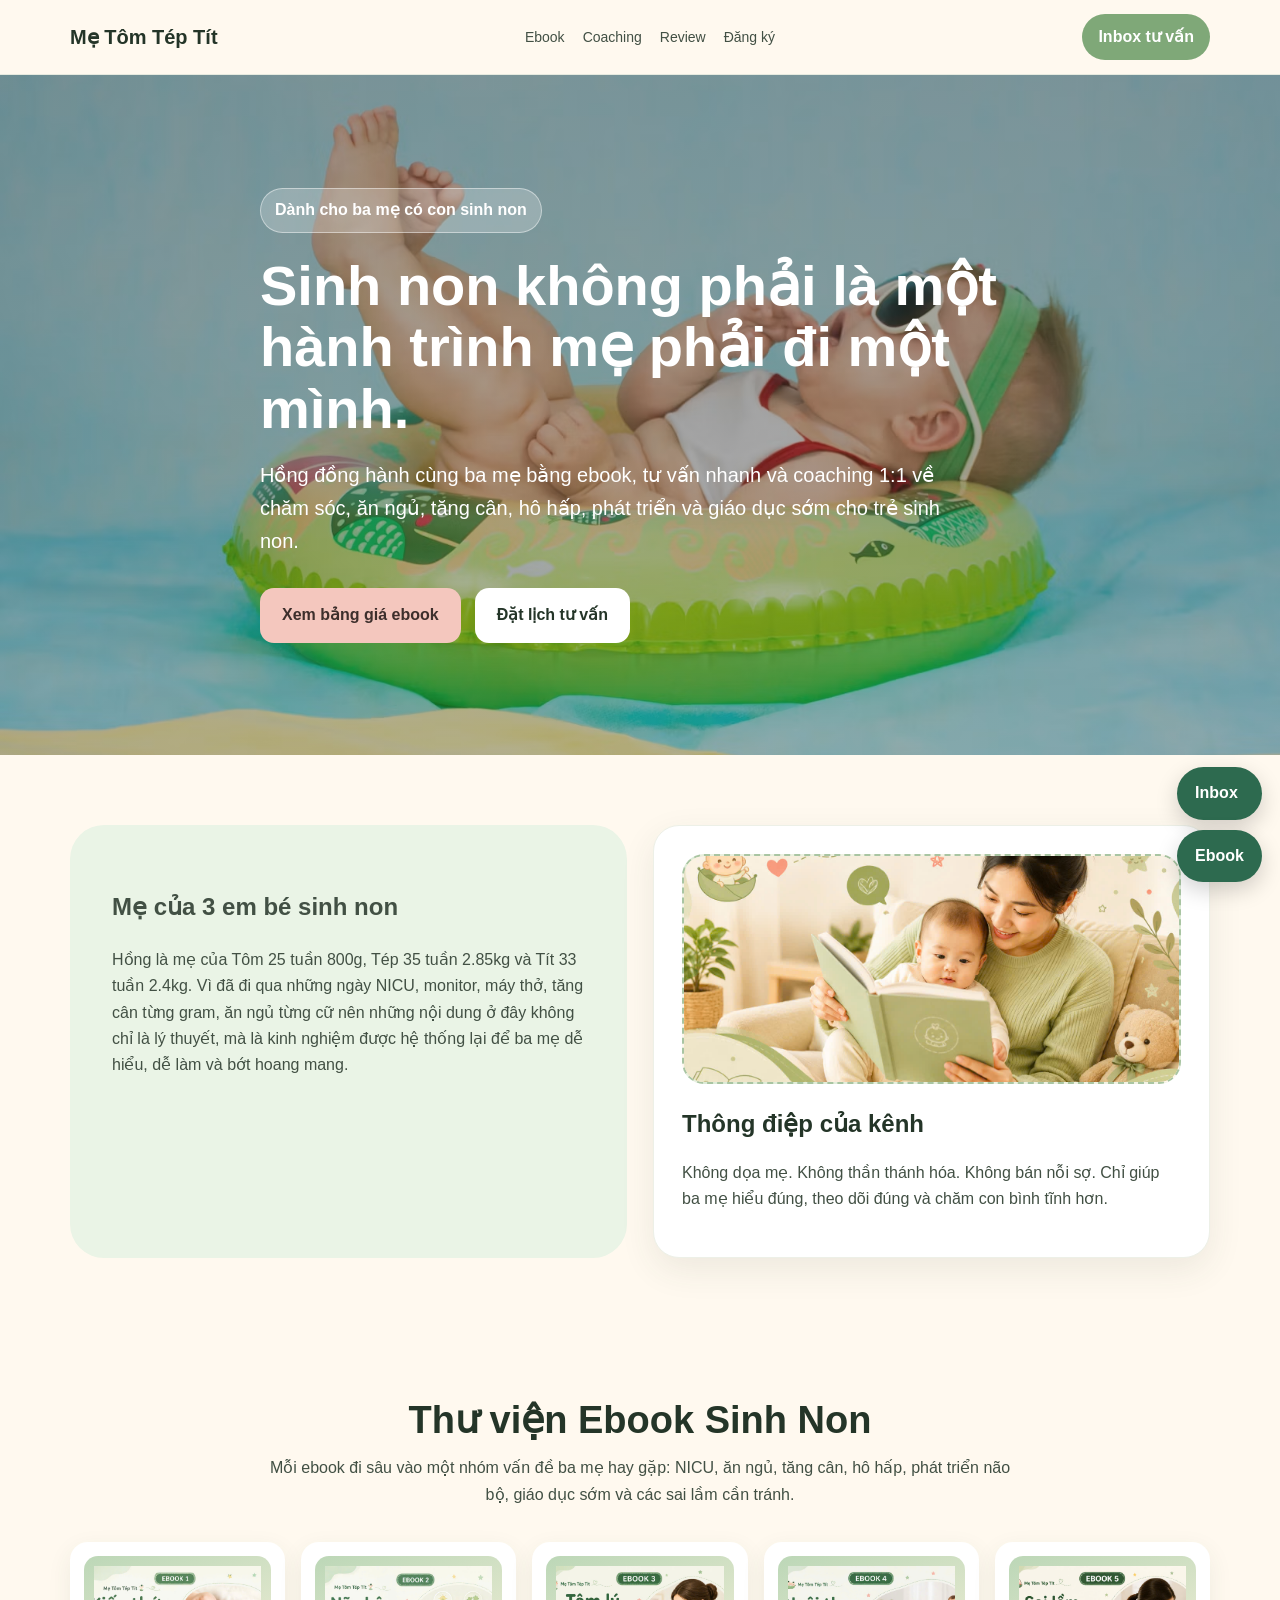
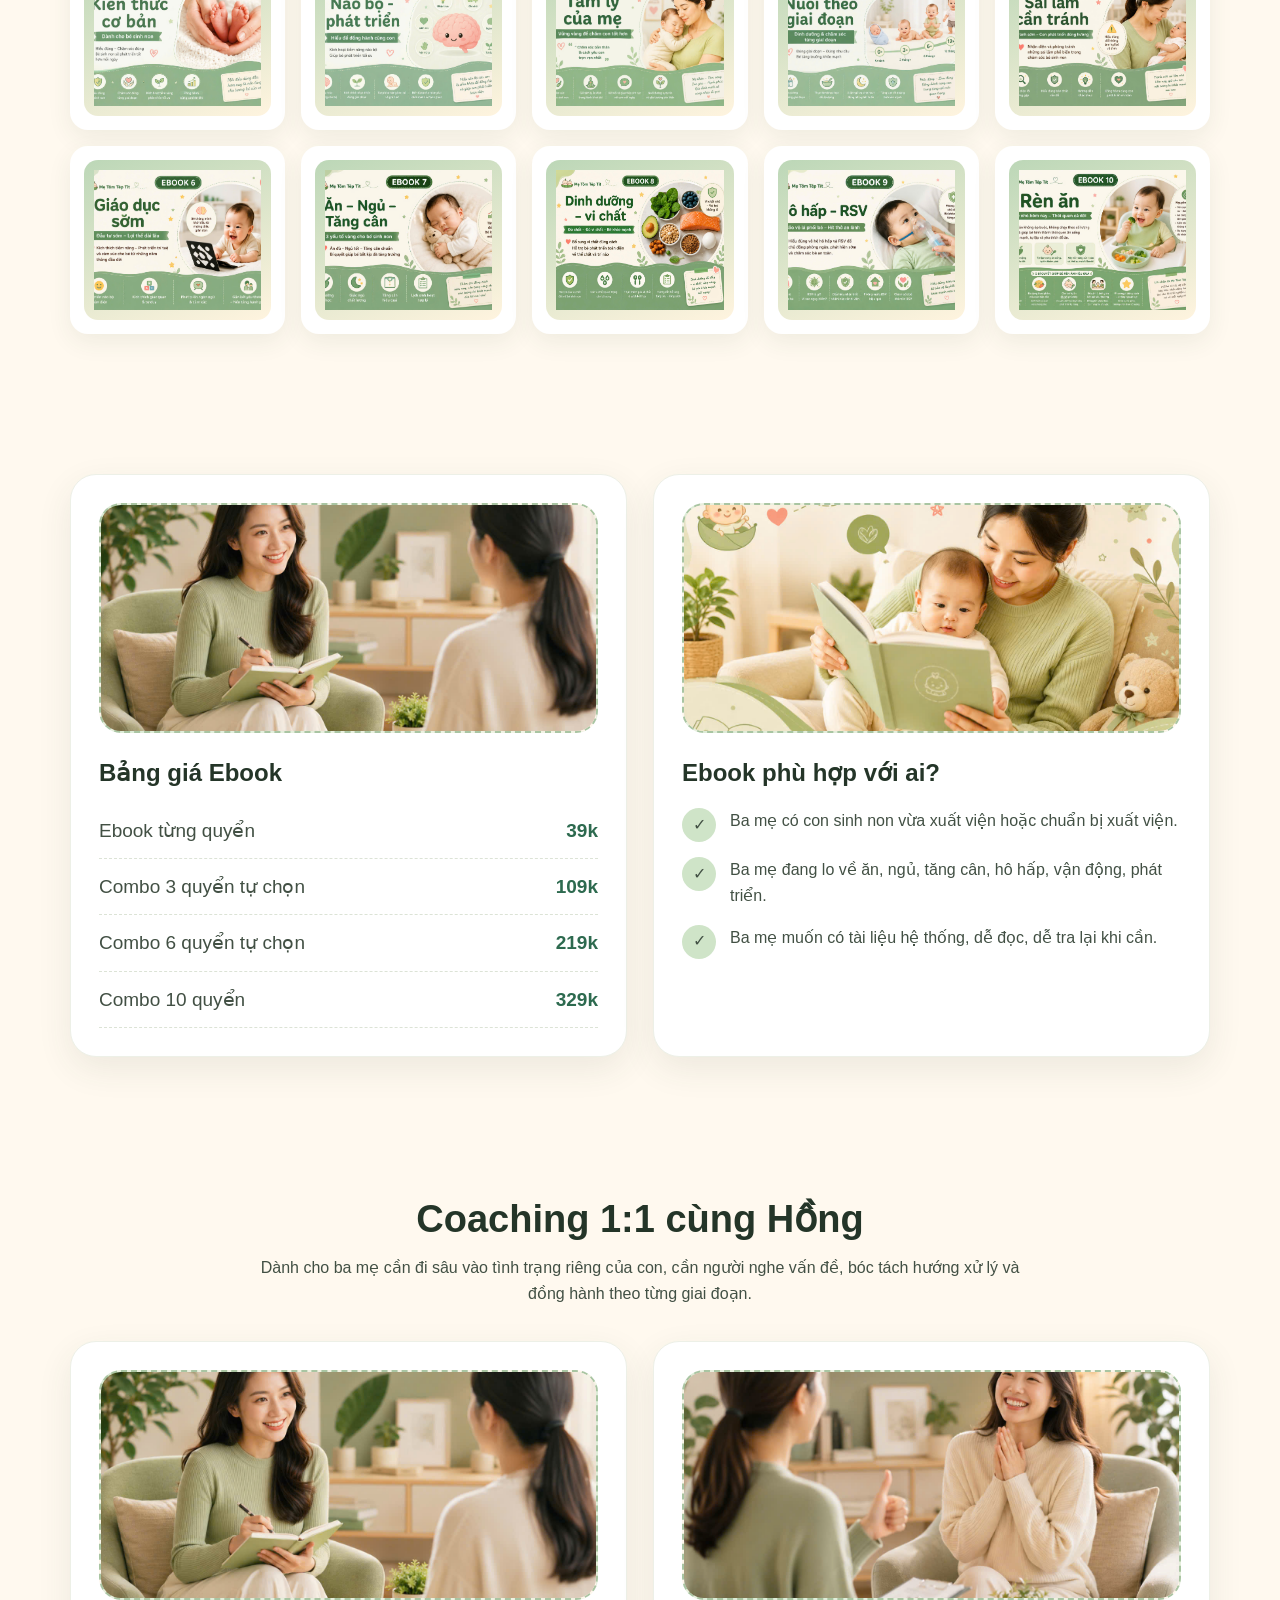
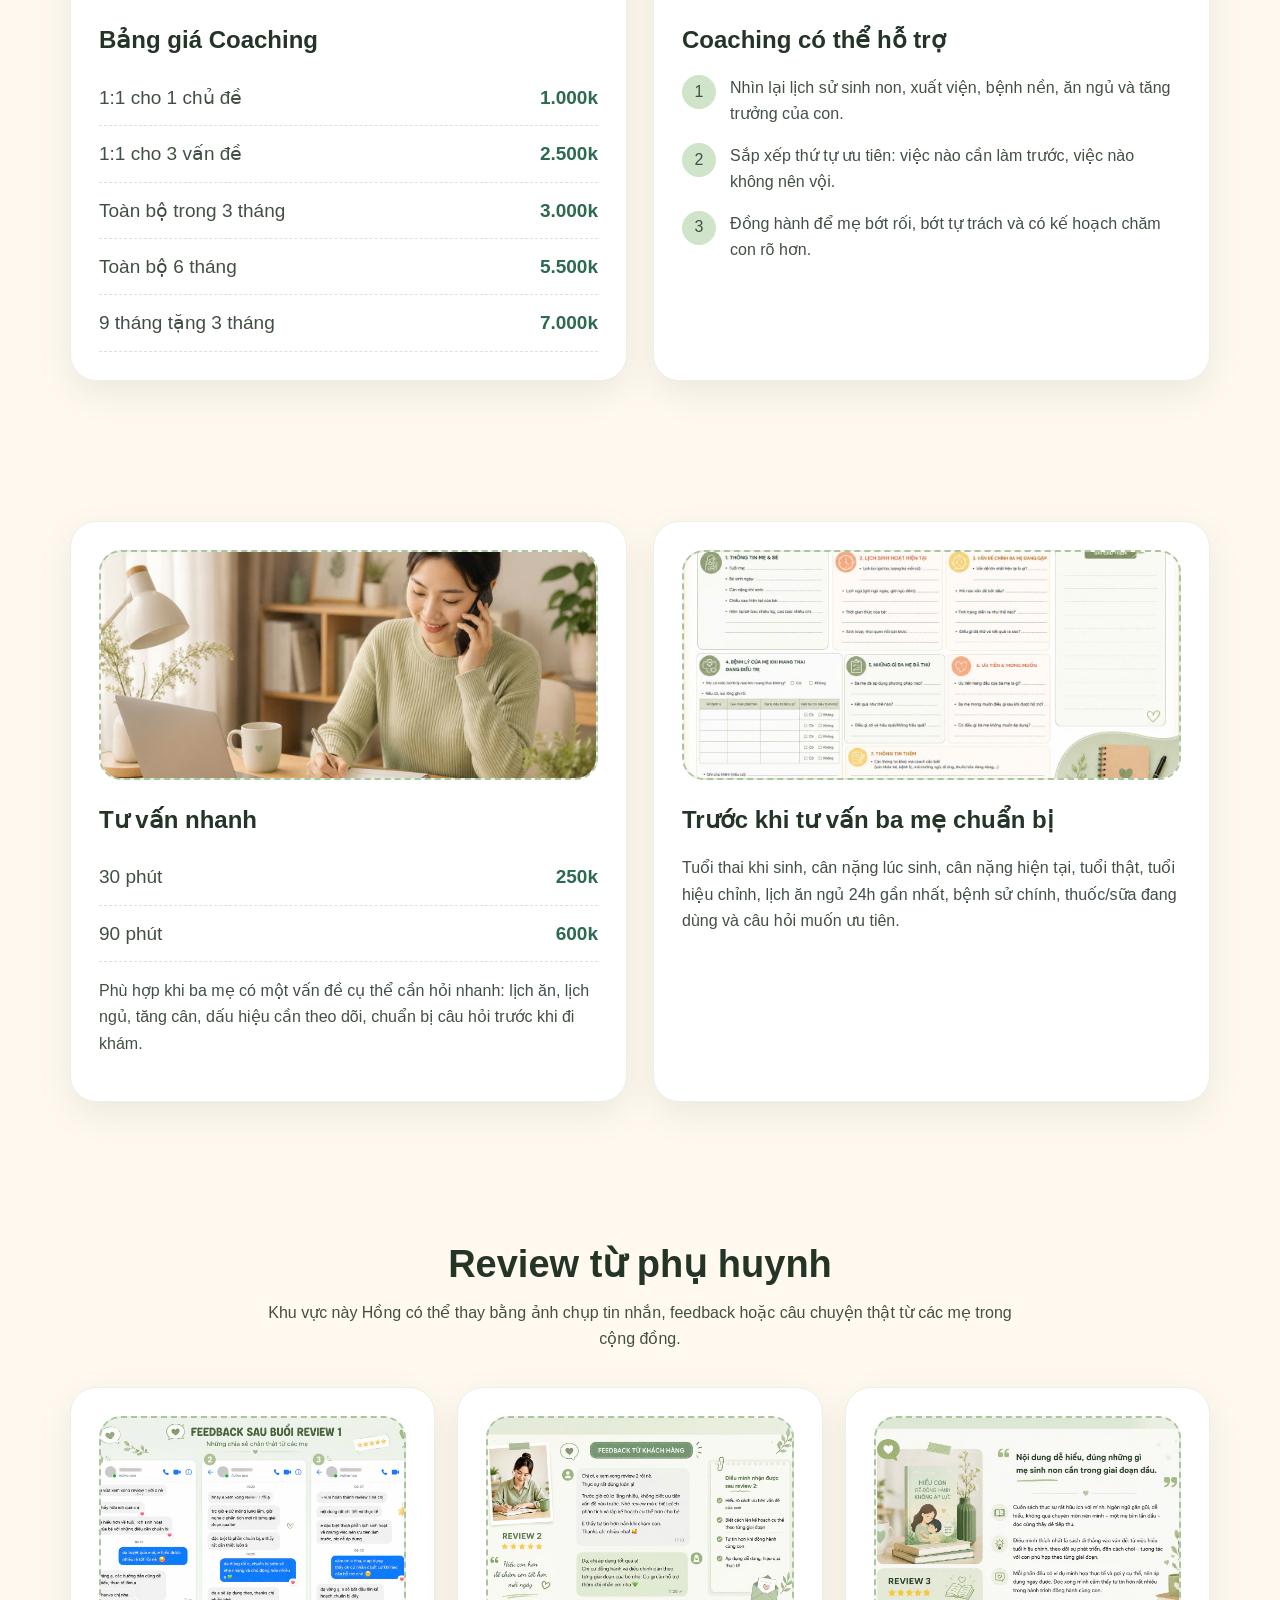
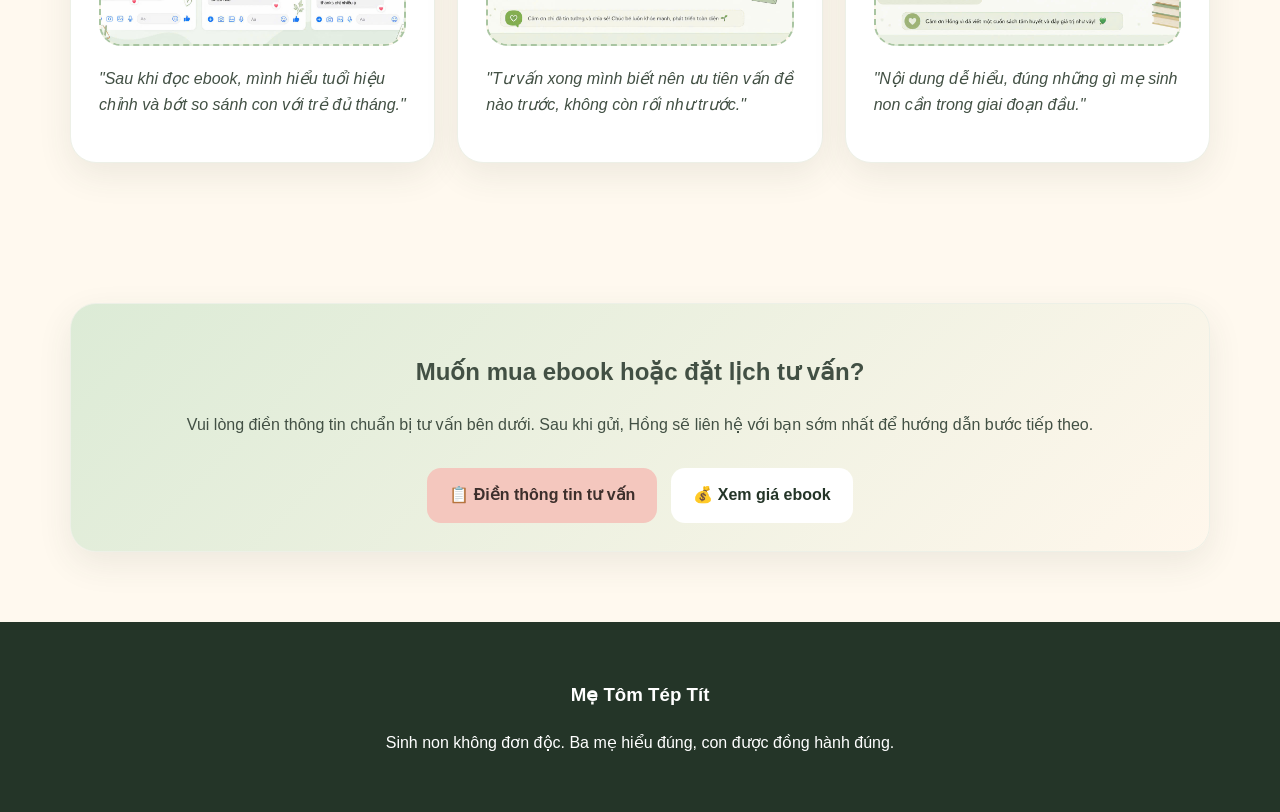
<file: index.html>
<!DOCTYPE html>
<html lang="vi">
<head>
<meta charset="UTF-8" />
<meta name="viewport" content="width=device-width, initial-scale=1.0" />
<title>Mẹ Tôm Tép Tít - Sinh non không đơn độc</title>
<link rel="stylesheet" href="style.css" />
</head>
<body>
<header class="header">
  <div class="nav">
    <div class="logo">Mẹ Tôm Tép Tít</div>
    <div class="nav-links">
      <a href="#ebook">Ebook</a><a href="#coaching">Coaching</a><a href="#review">Review</a><a href="#dangky">Đăng ký</a>
    </div>
    <a class="cta" href="#dangky">Inbox tư vấn</a>
  </div>
</header>

<section class="hero">
  <div class="hero-inner">
    <span class="badge">Dành cho ba mẹ có con sinh non</span>
    <h1>Sinh non không phải là một hành trình mẹ phải đi một mình.</h1>
    <p>Hồng đồng hành cùng ba mẹ bằng ebook, tư vấn nhanh và coaching 1:1 về chăm sóc, ăn ngủ, tăng cân, hô hấp, phát triển và giáo dục sớm cho trẻ sinh non.</p>
    <div class="hero-actions">
      <a class="btn primary" href="#ebook">Xem bảng giá ebook</a>
      <a class="btn secondary" href="form-tu-van.html">Đặt lịch tư vấn</a>
    </div>
  </div>
</section>

<section class="section">
  <div class="grid2">
    <div class="story">
      <h2>Mẹ của 3 em bé sinh non</h2>
      <p>Hồng là mẹ của Tôm 25 tuần 800g, Tép 35 tuần 2.85kg và Tít 33 tuần 2.4kg. Vì đã đi qua những ngày NICU, monitor, máy thở, tăng cân từng gram, ăn ngủ từng cữ nên những nội dung ở đây không chỉ là lý thuyết, mà là kinh nghiệm được hệ thống lại để ba mẹ dễ hiểu, dễ làm và bớt hoang mang.</p>
    </div>
    <div class="card">
      <div class="image-box"><img src="images/me-doc-ebook.jpg" alt="Hồng cùng các bé Tôm Tép Tít" /></div>
      <h3>Thông điệp của kênh</h3>
      <p>Không dọa mẹ. Không thần thánh hóa. Không bán nỗi sợ. Chỉ giúp ba mẹ hiểu đúng, theo dõi đúng và chăm con bình tĩnh hơn.</p>
    </div>
  </div>
</section>

<section id="ebook" class="section">
  <div class="section-title">
    <h2>Thư viện Ebook Sinh Non</h2>
    <p>Mỗi ebook đi sâu vào một nhóm vấn đề ba mẹ hay gặp: NICU, ăn ngủ, tăng cân, hô hấp, phát triển não bộ, giáo dục sớm và các sai lầm cần tránh.</p>
  </div>
  <div class="ebook-grid">
    <div class="ebook"><div class="cover"><img src="images/ebook-01-kien-thuc-co-ban.jpg" alt="Ebook 1 - Kiến thức cơ bản" /></div></div>
    <div class="ebook"><div class="cover"><img src="images/ebook-02-nao-bo-phat-trien.jpg" alt="Ebook 2 - Não bộ và phát triển" /></div></div>
    <div class="ebook"><div class="cover"><img src="images/ebook-03-kien-thuc-co-ban.jpg" alt="Ebook 3 - Kiến thức cơ bản" /></div></div>
    <div class="ebook"><div class="cover"><img src="images/ebook-04-nao-bo-phat-trien.jpg" alt="Ebook 4 - Não bộ và phát triển" /></div></div>
    <div class="ebook"><div class="cover"><img src="images/ebook-05-tam-ly-cua-me.jpg" alt="Ebook 5 - Tâm lý của mẹ" /></div></div>
    <div class="ebook"><div class="cover"><img src="images/ebook-06-theo-giai-doan.jpg" alt="Ebook 6 - Nuôi theo giai đoạn" /></div></div>
    <div class="ebook"><div class="cover"><img src="images/ebook-07-sai-lam-can-tranh.jpg" alt="Ebook 7 - Sai lầm cần tránh" /></div></div>
    <div class="ebook"><div class="cover"><img src="images/ebook-08-giao-duc-som.jpg" alt="Ebook 8 - Giáo dục sớm" /></div></div>
    <div class="ebook"><div class="cover"><img src="images/ebook-09-an-ngu-tang-can.jpg" alt="Ebook 9 - Ăn ngủ tăng cân" /></div></div>
    <div class="ebook"><div class="cover"><img src="images/ebook-10-dinh-duong-vi-chat.jpg" alt="Ebook 10 - Dinh dưỡng vi chất" /></div></div>
  </div>
</section>

<section class="section">
  <div class="grid2">
    <div class="card">
      <div class="image-box"><img src="images/coaching-dich-vu.jpg" alt="Mockup combo ebook" /></div>
      <h3>Bảng giá Ebook</h3>
      <div class="price-list">
        <div class="price-line"><span>Ebook từng quyển</span><b>39k</b></div>
        <div class="price-line"><span>Combo 3 quyển tự chọn</span><b>109k</b></div>
        <div class="price-line"><span>Combo 6 quyển tự chọn</span><b>219k</b></div>
        <div class="price-line"><span>Combo 10 quyển</span><b>329k</b></div>
      </div>
    </div>
    <div class="card">
      <div class="image-box"><img src="images/me-doc-ebook.jpg" alt="Mẹ đọc ebook và checklist" /></div>
      <h3>Ebook phù hợp với ai?</h3>
      <div class="feature"><div class="icon">✓</div><div>Ba mẹ có con sinh non vừa xuất viện hoặc chuẩn bị xuất viện.</div></div>
      <div class="feature"><div class="icon">✓</div><div>Ba mẹ đang lo về ăn, ngủ, tăng cân, hô hấp, vận động, phát triển.</div></div>
      <div class="feature"><div class="icon">✓</div><div>Ba mẹ muốn có tài liệu hệ thống, dễ đọc, dễ tra lại khi cần.</div></div>
    </div>
  </div>
</section>

<section id="coaching" class="section">
  <div class="section-title">
    <h2>Coaching 1:1 cùng Hồng</h2>
    <p>Dành cho ba mẹ cần đi sâu vào tình trạng riêng của con, cần người nghe vấn đề, bóc tách hướng xử lý và đồng hành theo từng giai đoạn.</p>
  </div>
  <div class="grid2">
    <div class="card">
      <div class="image-box"><img src="images/coaching-dich-vu.jpg" alt="Dịch vụ coaching 1-1" /></div>
      <h3>Bảng giá Coaching</h3>
      <div class="price-list">
        <div class="price-line"><span>1:1 cho 1 chủ đề</span><b>1.000k</b></div>
        <div class="price-line"><span>1:1 cho 3 vấn đề</span><b>2.500k</b></div>
        <div class="price-line"><span>Toàn bộ trong 3 tháng</span><b>3.000k</b></div>
        <div class="price-line"><span>Toàn bộ 6 tháng</span><b>5.500k</b></div>
        <div class="price-line"><span>9 tháng tặng 3 tháng</span><b>7.000k</b></div>
      </div>
    </div>
    <div class="card">
      <div class="image-box"><img src="images/coaching-cuoc-goi-tu-van.jpg" alt="Cuộc gọi tư vấn" /></div>
      <h3>Coaching có thể hỗ trợ</h3>
      <div class="feature"><div class="icon">1</div><div>Nhìn lại lịch sử sinh non, xuất viện, bệnh nền, ăn ngủ và tăng trưởng của con.</div></div>
      <div class="feature"><div class="icon">2</div><div>Sắp xếp thứ tự ưu tiên: việc nào cần làm trước, việc nào không nên vội.</div></div>
      <div class="feature"><div class="icon">3</div><div>Đồng hành để mẹ bớt rối, bớt tự trách và có kế hoạch chăm con rõ hơn.</div></div>
    </div>
  </div>
</section>

<section class="section">
  <div class="grid2">
    <div class="card">
      <div class="image-box"><img src="images/coaching-tu-van-nhanh.jpg" alt="Tư vấn nhanh" /></div>
      <h3>Tư vấn nhanh</h3>
      <div class="price-list">
        <div class="price-line"><span>30 phút</span><b>250k</b></div>
        <div class="price-line"><span>90 phút</span><b>600k</b></div>
      </div>
      <p>Phù hợp khi ba mẹ có một vấn đề cụ thể cần hỏi nhanh: lịch ăn, lịch ngủ, tăng cân, dấu hiệu cần theo dõi, chuẩn bị câu hỏi trước khi đi khám.</p>
    </div>
    <div class="card">
      <div class="image-box"><img src="images/truoc-khi-tu-van.jpg" alt="Checklist đăng ký tư vấn" /></div>
      <h3>Trước khi tư vấn ba mẹ chuẩn bị</h3>
      <p>Tuổi thai khi sinh, cân nặng lúc sinh, cân nặng hiện tại, tuổi thật, tuổi hiệu chỉnh, lịch ăn ngủ 24h gần nhất, bệnh sử chính, thuốc/sữa đang dùng và câu hỏi muốn ưu tiên.</p>
    </div>
  </div>
</section>

<section id="review" class="section">
  <div class="section-title">
    <h2>Review từ phụ huynh</h2>
    <p>Khu vực này Hồng có thể thay bằng ảnh chụp tin nhắn, feedback hoặc câu chuyện thật từ các mẹ trong cộng đồng.</p>
  </div>
  <div class="grid">
    <div class="card"><div class="image-box"><img src="images/review-01.jpg" alt="Review phụ huynh 1" /></div><p class="testimonial">"Sau khi đọc ebook, mình hiểu tuổi hiệu chỉnh và bớt so sánh con với trẻ đủ tháng."</p></div>
    <div class="card"><div class="image-box"><img src="images/review-02.jpg" alt="Review phụ huynh 2" /></div><p class="testimonial">"Tư vấn xong mình biết nên ưu tiên vấn đề nào trước, không còn rối như trước."</p></div>
    <div class="card"><div class="image-box"><img src="images/review-03.jpg" alt="Review phụ huynh 3" /></div><p class="testimonial">"Nội dung dễ hiểu, đúng những gì mẹ sinh non cần trong giai đoạn đầu."</p></div>
  </div>
</section>

<section id="dangky" class="section">
  <div class="card" style="text-align:center;background:linear-gradient(135deg,#dcebd6,#fff7ec)">
    <h2>Muốn mua ebook hoặc đặt lịch tư vấn?</h2>
    <p>Vui lòng điền thông tin chuẩn bị tư vấn bên dưới. Sau khi gửi, Hồng sẽ liên hệ với bạn sớm nhất để hướng dẫn bước tiếp theo.</p>
    <div class="hero-actions" style="justify-content:center">
      <a class="btn primary" href="form-tu-van.html">📋 Điền thông tin tư vấn</a>
      <a class="btn secondary" href="#ebook">💰 Xem giá ebook</a>
    </div>
  </div>
</section>

<div class="floating">
  <a href="#dangky">Inbox</a>
  <a href="#ebook">Ebook</a>
</div>

<footer class="footer">
  <h3>Mẹ Tôm Tép Tít</h3>
  <p>Sinh non không đơn độc. Ba mẹ hiểu đúng, con được đồng hành đúng.</p>
</footer>
<script src="main.js?v=1.0.1"></script>
</body>
</html>
</file>
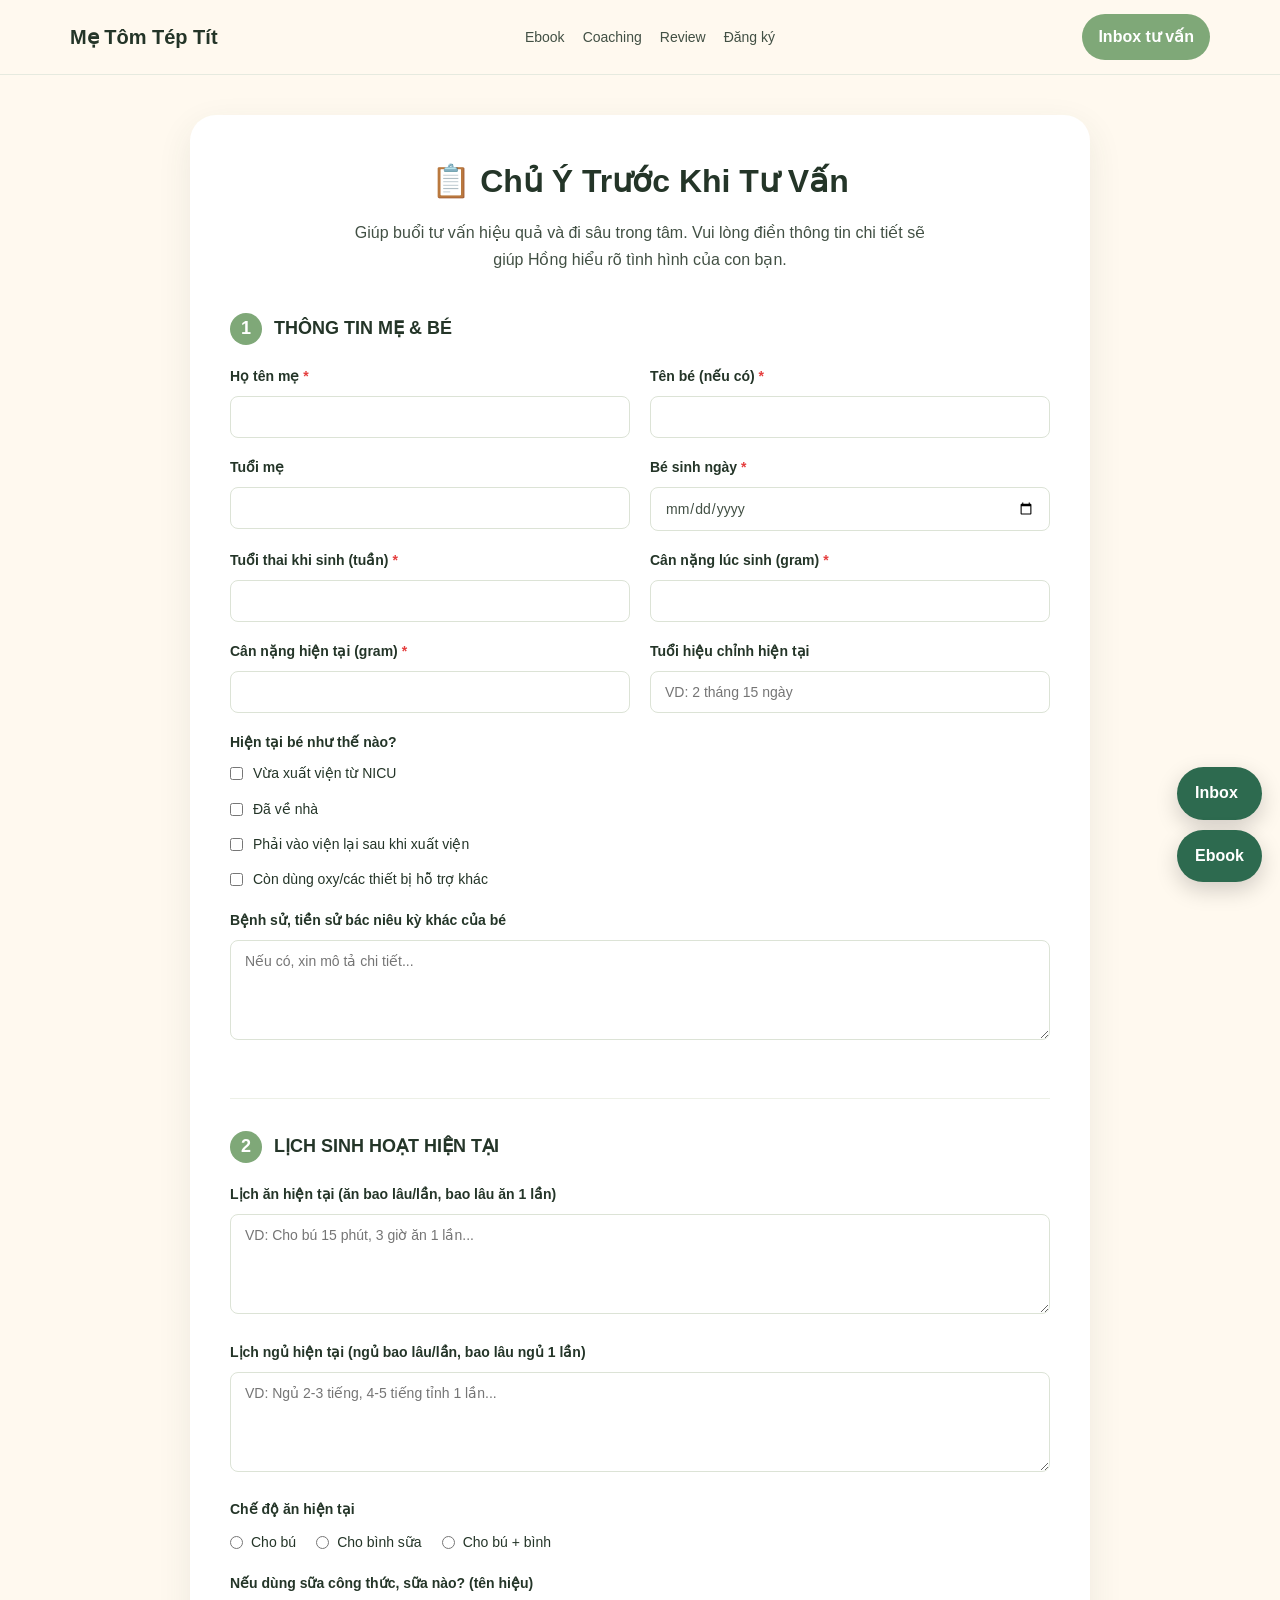
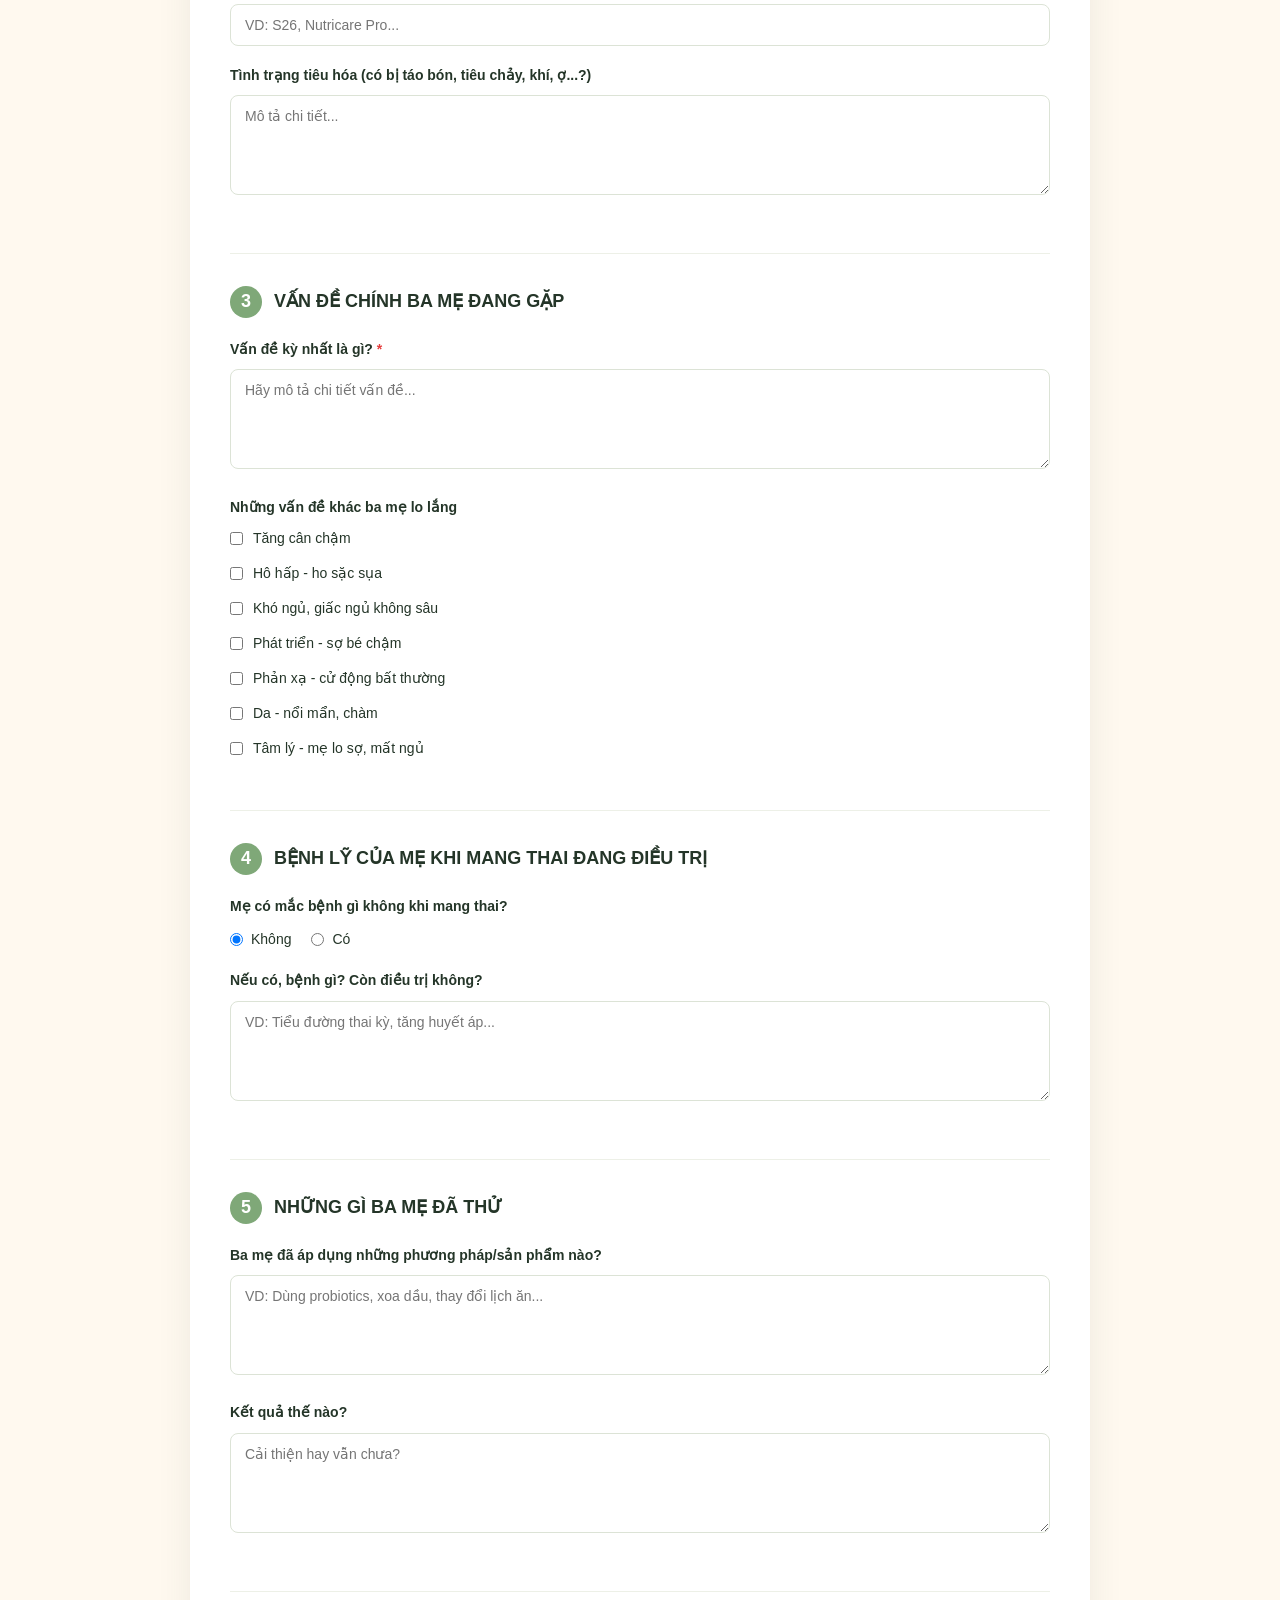
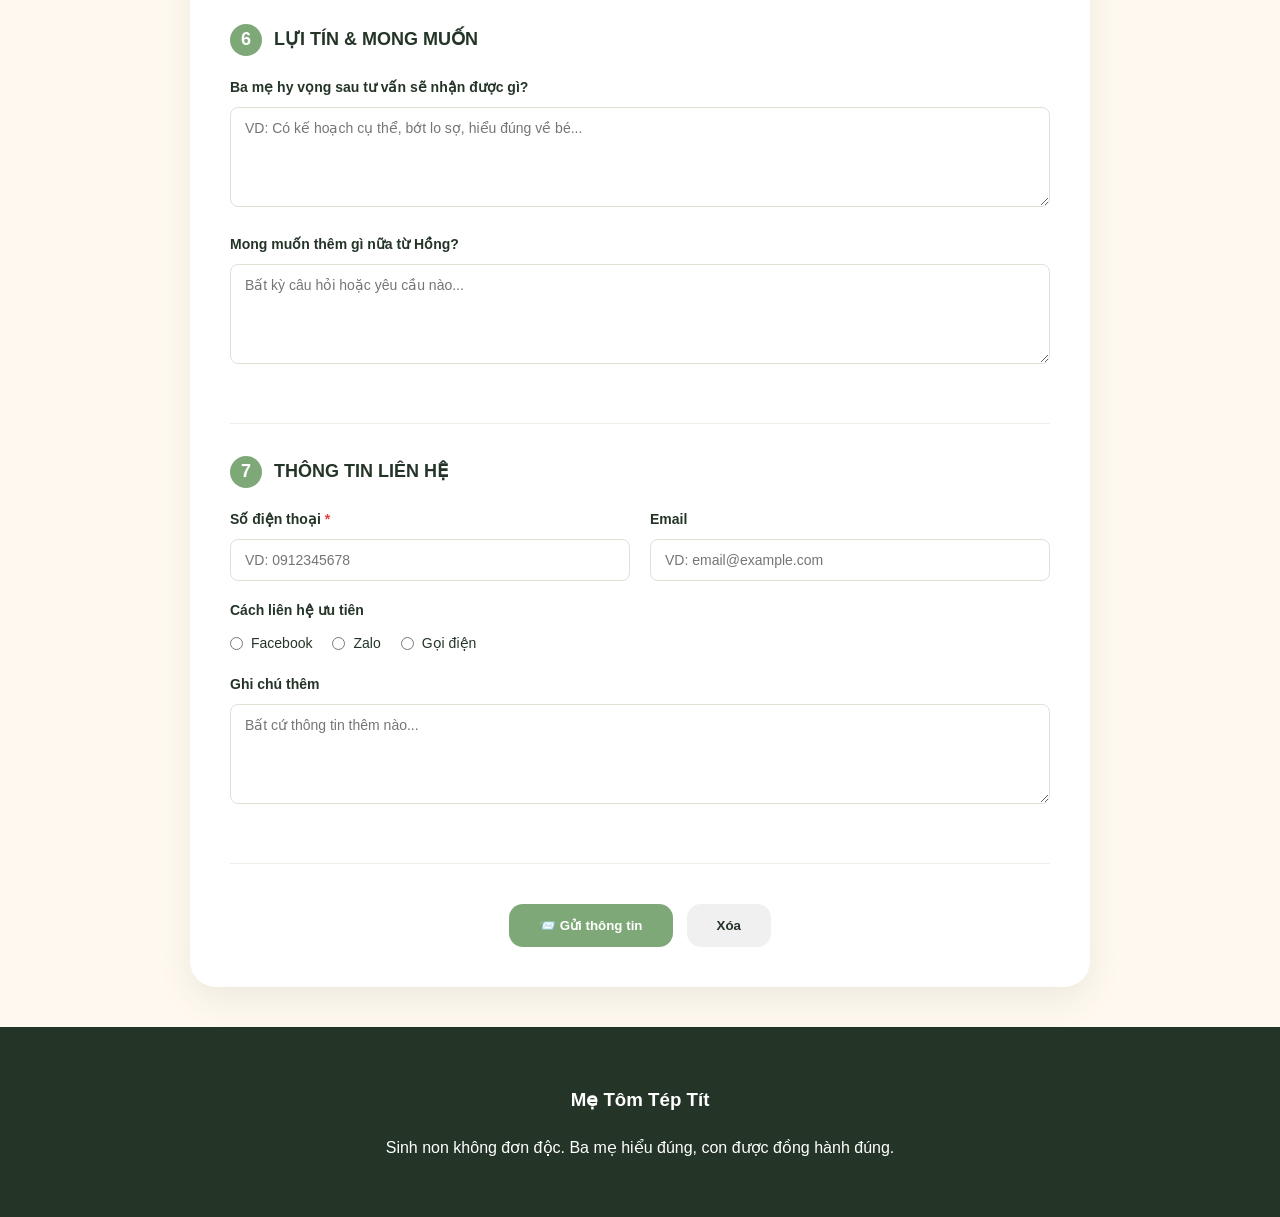
<file: form-tu-van.html>
<!DOCTYPE html>
<html lang="vi">
<head>
<meta charset="UTF-8" />
<meta name="viewport" content="width=device-width, initial-scale=1.0" />
<title>Form Đăng Ký Tư Vấn - Mẹ Tôm Tép Tít</title>
<link rel="stylesheet" href="style.css" />
<style>
  .form-container {
    max-width: 900px;
    margin: 40px auto;
    padding: 40px;
    background: white;
    border-radius: 26px;
    box-shadow: 0 12px 35px rgba(52, 72, 54, 0.09);
  }

  .form-header {
    text-align: center;
    margin-bottom: 40px;
  }

  .form-header h1 {
    font-size: 32px;
    color: var(--dark);
    margin: 0 0 12px;
  }

  .form-header p {
    color: var(--text);
    font-size: 16px;
    max-width: 600px;
    margin: 0 auto;
  }

  .form-section {
    margin-bottom: 32px;
    padding-bottom: 32px;
    border-bottom: 1px solid #edf0e7;
  }

  .form-section:last-of-type {
    border-bottom: none;
  }

  .section-title {
    display: flex;
    align-items: center;
    gap: 12px;
    font-size: 18px;
    font-weight: 700;
    color: var(--dark);
    margin-bottom: 20px;
  }

  .section-number {
    display: flex;
    align-items: center;
    justify-content: center;
    width: 32px;
    height: 32px;
    border-radius: 50%;
    background: var(--green);
    color: white;
    font-weight: 800;
  }

  .form-group {
    margin-bottom: 18px;
  }

  .form-group label {
    display: block;
    font-weight: 600;
    color: var(--dark);
    margin-bottom: 8px;
    font-size: 14px;
  }

  .form-group input,
  .form-group textarea,
  .form-group select {
    width: 100%;
    padding: 12px 14px;
    border: 1px solid #dce3d6;
    border-radius: 8px;
    font-family: inherit;
    font-size: 14px;
    color: var(--text);
    transition: border-color 0.2s ease;
  }

  .form-group input:focus,
  .form-group textarea:focus,
  .form-group select:focus {
    outline: none;
    border-color: var(--green);
    box-shadow: 0 0 0 3px rgba(127, 168, 120, 0.1);
  }

  .form-group textarea {
    resize: vertical;
    min-height: 100px;
  }

  .form-row {
    display: grid;
    grid-template-columns: 1fr 1fr;
    gap: 20px;
  }

  .form-row.full {
    grid-template-columns: 1fr;
  }

  .checkbox-group {
    display: flex;
    flex-direction: column;
    gap: 12px;
  }

  .checkbox-item {
    display: flex;
    align-items: center;
    gap: 10px;
  }

  .checkbox-item input[type="checkbox"] {
    width: auto;
    margin: 0;
  }

  .checkbox-item label {
    margin: 0;
    font-weight: 500;
  }

  .radio-group {
    display: flex;
    gap: 20px;
    margin-top: 10px;
  }

  .radio-item {
    display: flex;
    align-items: center;
    gap: 8px;
  }

  .radio-item input[type="radio"] {
    width: auto;
    margin: 0;
  }

  .radio-item label {
    margin: 0;
    font-weight: 500;
  }

  .form-actions {
    display: flex;
    gap: 14px;
    justify-content: center;
    margin-top: 40px;
  }

  .btn {
    padding: 14px 30px;
    border-radius: 14px;
    font-weight: 800;
    border: none;
    cursor: pointer;
    transition: all 0.2s ease;
  }

  .btn.submit {
    background: var(--green);
    color: white;
  }

  .btn.submit:hover {
    background: #6b9063;
    transform: translateY(-2px);
    box-shadow: 0 8px 20px rgba(127, 168, 120, 0.3);
  }

  .btn.reset {
    background: #f0f0f0;
    color: var(--dark);
  }

  .btn.reset:hover {
    background: #e0e0e0;
  }

  .success-message {
    display: none;
    background: #c6f6d5;
    border: 1px solid #9ae6b4;
    border-radius: 12px;
    padding: 16px;
    margin-bottom: 20px;
    color: #22543d;
    text-align: center;
  }

  .success-message.show {
    display: block;
    animation: slideDown 0.3s ease;
  }

  @keyframes slideDown {
    from {
      opacity: 0;
      transform: translateY(-10px);
    }
    to {
      opacity: 1;
      transform: translateY(0);
    }
  }

  .required {
    color: #e53e3e;
  }

  @media (max-width: 768px) {
    .form-container {
      padding: 20px;
      margin: 20px 10px;
    }

    .form-row {
      grid-template-columns: 1fr;
    }

    .form-header h1 {
      font-size: 24px;
    }
  }
</style>
</head>
<body>
<header class="header">
  <div class="nav">
    <div class="logo">Mẹ Tôm Tép Tít</div>
    <div class="nav-links">
      <a href="index.html#ebook">Ebook</a><a href="index.html#coaching">Coaching</a><a href="index.html#review">Review</a><a href="index.html#dangky">Đăng ký</a>
    </div>
    <a class="cta" href="index.html#dangky">Inbox tư vấn</a>
  </div>
</header>

<div class="form-container">
  <div class="form-header">
    <h1>📋 Chủ Ý Trước Khi Tư Vấn</h1>
    <p>Giúp buổi tư vấn hiệu quả và đi sâu trong tâm. Vui lòng điền thông tin chi tiết sẽ giúp Hồng hiểu rõ tình hình của con bạn.</p>
  </div>

  <div class="success-message" id="successMessage">
    ✓ Cảm ơn bạn đã gửi thông tin! Hồng sẽ liên hệ với bạn sớm nhất.
  </div>

  <form id="consultForm">
    <!-- PHẦN 1: THÔNG TIN MẸ & BÉ -->
    <div class="form-section">
      <div class="section-title">
        <span class="section-number">1</span>
        <span>THÔNG TIN MẸ & BÉ</span>
      </div>

      <div class="form-row">
        <div class="form-group">
          <label for="motherName">Họ tên mẹ <span class="required">*</span></label>
          <input type="text" id="motherName" name="motherName" required />
        </div>
        <div class="form-group">
          <label for="babyName">Tên bé (nếu có) <span class="required">*</span></label>
          <input type="text" id="babyName" name="babyName" required />
        </div>
      </div>

      <div class="form-row">
        <div class="form-group">
          <label for="motherAge">Tuổi mẹ</label>
          <input type="number" id="motherAge" name="motherAge" min="0" max="100" />
        </div>
        <div class="form-group">
          <label for="babyBirthDate">Bé sinh ngày <span class="required">*</span></label>
          <input type="date" id="babyBirthDate" name="babyBirthDate" required />
        </div>
      </div>

      <div class="form-row">
        <div class="form-group">
          <label for="gestationalWeek">Tuổi thai khi sinh (tuần) <span class="required">*</span></label>
          <input type="number" id="gestationalWeek" name="gestationalWeek" min="0" max="40" required />
        </div>
        <div class="form-group">
          <label for="birthWeight">Cân nặng lúc sinh (gram) <span class="required">*</span></label>
          <input type="number" id="birthWeight" name="birthWeight" min="0" required />
        </div>
      </div>

      <div class="form-row">
        <div class="form-group">
          <label for="currentWeight">Cân nặng hiện tại (gram) <span class="required">*</span></label>
          <input type="number" id="currentWeight" name="currentWeight" min="0" required />
        </div>
        <div class="form-group">
          <label for="adjustedAge">Tuổi hiệu chỉnh hiện tại</label>
          <input type="text" id="adjustedAge" name="adjustedAge" placeholder="VD: 2 tháng 15 ngày" />
        </div>
      </div>

      <div class="form-group">
        <label>Hiện tại bé như thế nào?</label>
        <div class="checkbox-group">
          <div class="checkbox-item">
            <input type="checkbox" id="nicu" name="conditions" value="nicu" />
            <label for="nicu">Vừa xuất viện từ NICU</label>
          </div>
          <div class="checkbox-item">
            <input type="checkbox" id="home" name="conditions" value="home" />
            <label for="home">Đã về nhà</label>
          </div>
          <div class="checkbox-item">
            <input type="checkbox" id="readmitted" name="conditions" value="readmitted" />
            <label for="readmitted">Phải vào viện lại sau khi xuất viện</label>
          </div>
          <div class="checkbox-item">
            <input type="checkbox" id="oxygen" name="conditions" value="oxygen" />
            <label for="oxygen">Còn dùng oxy/các thiết bị hỗ trợ khác</label>
          </div>
        </div>
      </div>

      <div class="form-group">
        <label for="otherInfo">Bệnh sử, tiền sử bác niêu kỳ khác của bé</label>
        <textarea id="otherInfo" name="otherInfo" placeholder="Nếu có, xin mô tả chi tiết..."></textarea>
      </div>
    </div>

    <!-- PHẦN 2: LỊCH SINH HOẠT HIỆN TẠI -->
    <div class="form-section">
      <div class="section-title">
        <span class="section-number">2</span>
        <span>LỊCH SINH HOẠT HIỆN TẠI</span>
      </div>

      <div class="form-group">
        <label for="feedingSchedule">Lịch ăn hiện tại (ăn bao lâu/lần, bao lâu ăn 1 lần)</label>
        <textarea id="feedingSchedule" name="feedingSchedule" placeholder="VD: Cho bú 15 phút, 3 giờ ăn 1 lần..."></textarea>
      </div>

      <div class="form-group">
        <label for="sleepSchedule">Lịch ngủ hiện tại (ngủ bao lâu/lần, bao lâu ngủ 1 lần)</label>
        <textarea id="sleepSchedule" name="sleepSchedule" placeholder="VD: Ngủ 2-3 tiếng, 4-5 tiếng tỉnh 1 lần..."></textarea>
      </div>

      <div class="form-group">
        <label for="feedingType">Chế độ ăn hiện tại</label>
        <div class="radio-group">
          <div class="radio-item">
            <input type="radio" id="breastfeeding" name="feedingType" value="breastfeeding" />
            <label for="breastfeeding">Cho bú</label>
          </div>
          <div class="radio-item">
            <input type="radio" id="bottlefeeding" name="feedingType" value="bottlefeeding" />
            <label for="bottlefeeding">Cho bình sữa</label>
          </div>
          <div class="radio-item">
            <input type="radio" id="mixedfeeding" name="feedingType" value="mixedfeeding" />
            <label for="mixedfeeding">Cho bú + bình</label>
          </div>
        </div>
      </div>

      <div class="form-group">
        <label for="milkType">Nếu dùng sữa công thức, sữa nào? (tên hiệu)</label>
        <input type="text" id="milkType" name="milkType" placeholder="VD: S26, Nutricare Pro..." />
      </div>

      <div class="form-group">
        <label for="digestion">Tình trạng tiêu hóa (có bị táo bón, tiêu chảy, khí, ợ...?)</label>
        <textarea id="digestion" name="digestion" placeholder="Mô tả chi tiết..."></textarea>
      </div>
    </div>

    <!-- PHẦN 3: VẤN ĐỀ CHÍNH BA MẸ ĐANG GẶP -->
    <div class="form-section">
      <div class="section-title">
        <span class="section-number">3</span>
        <span>VẤN ĐỀ CHÍNH BA MẸ ĐANG GẶP</span>
      </div>

      <div class="form-group">
        <label for="mainIssue">Vấn đề kỳ nhất là gì? <span class="required">*</span></label>
        <textarea id="mainIssue" name="mainIssue" placeholder="Hãy mô tả chi tiết vấn đề..." required></textarea>
      </div>

      <div class="form-group">
        <label for="otherIssues">Những vấn đề khác ba mẹ lo lắng</label>
        <div class="checkbox-group">
          <div class="checkbox-item">
            <input type="checkbox" name="concernsChecklist" value="weight" />
            <label>Tăng cân chậm</label>
          </div>
          <div class="checkbox-item">
            <input type="checkbox" name="concernsChecklist" value="breathing" />
            <label>Hô hấp - ho sặc sụa</label>
          </div>
          <div class="checkbox-item">
            <input type="checkbox" name="concernsChecklist" value="sleep" />
            <label>Khó ngủ, giấc ngủ không sâu</label>
          </div>
          <div class="checkbox-item">
            <input type="checkbox" name="concernsChecklist" value="development" />
            <label>Phát triển - sợ bé chậm</label>
          </div>
          <div class="checkbox-item">
            <input type="checkbox" name="concernsChecklist" value="reflex" />
            <label>Phản xạ - cử động bất thường</label>
          </div>
          <div class="checkbox-item">
            <input type="checkbox" name="concernsChecklist" value="skin" />
            <label>Da - nổi mẩn, chàm</label>
          </div>
          <div class="checkbox-item">
            <input type="checkbox" name="concernsChecklist" value="mental" />
            <label>Tâm lý - mẹ lo sợ, mất ngủ</label>
          </div>
        </div>
      </div>
    </div>

    <!-- PHẦN 4: BỆNH LỸ CỦA MẸ KHI MANG THAI -->
    <div class="form-section">
      <div class="section-title">
        <span class="section-number">4</span>
        <span>BỆNH LỸ CỦA MẸ KHI MANG THAI ĐANG ĐIỀU TRỊ</span>
      </div>

      <div class="form-group">
        <label>Mẹ có mắc bệnh gì không khi mang thai?</label>
        <div class="radio-group">
          <div class="radio-item">
            <input type="radio" id="noDisease" name="maternalDisease" value="no" checked />
            <label for="noDisease">Không</label>
          </div>
          <div class="radio-item">
            <input type="radio" id="yesDisease" name="maternalDisease" value="yes" />
            <label for="yesDisease">Có</label>
          </div>
        </div>
      </div>

      <div class="form-group">
        <label for="diseaseDetails">Nếu có, bệnh gì? Còn điều trị không?</label>
        <textarea id="diseaseDetails" name="diseaseDetails" placeholder="VD: Tiểu đường thai kỳ, tăng huyết áp..."></textarea>
      </div>
    </div>

    <!-- PHẦN 5: NHỮNG GÌ BA MẸ ĐÃ THỬ -->
    <div class="form-section">
      <div class="section-title">
        <span class="section-number">5</span>
        <span>NHỮNG GÌ BA MẸ ĐÃ THỬ</span>
      </div>

      <div class="form-group">
        <label for="attempted">Ba mẹ đã áp dụng những phương pháp/sản phẩm nào?</label>
        <textarea id="attempted" name="attempted" placeholder="VD: Dùng probiotics, xoa dầu, thay đổi lịch ăn..."></textarea>
      </div>

      <div class="form-group">
        <label for="attemptedResults">Kết quả thế nào?</label>
        <textarea id="attemptedResults" name="attemptedResults" placeholder="Cải thiện hay vẫn chưa?"></textarea>
      </div>
    </div>

    <!-- PHẦN 6: LỰI TÍN & MONG MUỐN -->
    <div class="form-section">
      <div class="section-title">
        <span class="section-number">6</span>
        <span>LỰI TÍN & MONG MUỐN</span>
      </div>

      <div class="form-group">
        <label for="expectation">Ba mẹ hy vọng sau tư vấn sẽ nhận được gì?</label>
        <textarea id="expectation" name="expectation" placeholder="VD: Có kế hoạch cụ thể, bớt lo sợ, hiểu đúng về bé..."></textarea>
      </div>

      <div class="form-group">
        <label for="concerns">Mong muốn thêm gì nữa từ Hồng?</label>
        <textarea id="concerns" name="concerns" placeholder="Bất kỳ câu hỏi hoặc yêu cầu nào..."></textarea>
      </div>
    </div>

    <!-- PHẦN 7: THÔNG TIN LIÊN HỆ -->
    <div class="form-section">
      <div class="section-title">
        <span class="section-number">7</span>
        <span>THÔNG TIN LIÊN HỆ</span>
      </div>

      <div class="form-row">
        <div class="form-group">
          <label for="phone">Số điện thoại <span class="required">*</span></label>
          <input type="tel" id="phone" name="phone" pattern="[0-9]{10,}" placeholder="VD: 0912345678" required />
        </div>
        <div class="form-group">
          <label for="email">Email</label>
          <input type="email" id="email" name="email" placeholder="VD: email@example.com" />
        </div>
      </div>

      <div class="form-group">
        <label for="preferredContact">Cách liên hệ ưu tiên</label>
        <div class="radio-group">
          <div class="radio-item">
            <input type="radio" id="facebook" name="preferredContact" value="facebook" />
            <label for="facebook">Facebook</label>
          </div>
          <div class="radio-item">
            <input type="radio" id="zalo" name="preferredContact" value="zalo" />
            <label for="zalo">Zalo</label>
          </div>
          <div class="radio-item">
            <input type="radio" id="phone-call" name="preferredContact" value="phone" />
            <label for="phone-call">Gọi điện</label>
          </div>
        </div>
      </div>

      <div class="form-group">
        <label for="notes">Ghi chú thêm</label>
        <textarea id="notes" name="notes" placeholder="Bất cứ thông tin thêm nào..."></textarea>
      </div>
    </div>

    <!-- CÁC NÚT HÀNH ĐỘNG -->
    <div class="form-actions">
      <button type="submit" class="btn submit">📨 Gửi thông tin</button>
      <button type="reset" class="btn reset">Xóa</button>
    </div>
  </form>
</div>

<div class="floating">
  <a href="index.html#dangky">Inbox</a>
  <a href="index.html#ebook">Ebook</a>
</div>

<footer class="footer">
  <h3>Mẹ Tôm Tép Tít</h3>
  <p>Sinh non không đơn độc. Ba mẹ hiểu đúng, con được đồng hành đúng.</p>
</footer>

<script>
  let lastSubmittedData = null;

  // Xử lý submit form
  document.getElementById('consultForm').addEventListener('submit', function(e) {
    e.preventDefault();

    // Thu thập dữ liệu form
    const formData = new FormData(this);
    const data = {
      id: Date.now(),
      motherName: formData.get('motherName'),
      babyName: formData.get('babyName'),
      motherAge: formData.get('motherAge') || null,
      babyBirthDate: formData.get('babyBirthDate'),
      gestationalWeek: formData.get('gestationalWeek'),
      birthWeight: formData.get('birthWeight'),
      currentWeight: formData.get('currentWeight'),
      adjustedAge: formData.get('adjustedAge'),
      conditions: formData.getAll('conditions'),
      otherInfo: formData.get('otherInfo') || '',
      feedingSchedule: formData.get('feedingSchedule'),
      sleepSchedule: formData.get('sleepSchedule'),
      feedingType: formData.get('feedingType') || '',
      milkType: formData.get('milkType') || '',
      digestion: formData.get('digestion') || '',
      mainIssue: formData.get('mainIssue'),
      concernsChecklist: formData.getAll('concernsChecklist'),
      maternalDisease: formData.get('maternalDisease'),
      diseaseDetails: formData.get('diseaseDetails') || '',
      attempted: formData.get('attempted') || '',
      attemptedResults: formData.get('attemptedResults') || '',
      expectation: formData.get('expectation'),
      concerns: formData.get('concerns') || '',
      phone: formData.get('phone'),
      email: formData.get('email') || '',
      preferredContact: formData.get('preferredContact') || '',
      notes: formData.get('notes') || '',
      submittedAt: new Date().toISOString(),
      submittedAtVN: new Date().toLocaleString('vi-VN')
    };

    // Lưu vào localStorage
    const submissions = JSON.parse(localStorage.getItem('consultSubmissions') || '[]');
    submissions.push(data);
    localStorage.setItem('consultSubmissions', JSON.stringify(submissions));

    // Lưu dữ liệu gần nhất để download
    lastSubmittedData = data;

    // In JSON ra console
    console.log('📋 THÔNG TIN TƯ VẤN (JSON):', JSON.stringify(data, null, 2));

    // Hiển thị thông báo thành công
    const successMsg = document.getElementById('successMessage');
    successMsg.classList.add('show');

    // Scroll tới thông báo
    successMsg.scrollIntoView({ behavior: 'smooth', block: 'center' });

    // Cho phép download file JSON
    showDownloadOption(data);

    // Reset form sau 10 giây
    setTimeout(() => {
      this.reset();
    }, 10000);
  });

  // Hàm hiển thị tùy chọn download
  function showDownloadOption(data) {
    const successMsg = document.getElementById('successMessage');

    // Tạo nút download nếu chưa có
    if (!document.getElementById('downloadJsonBtn')) {
      const downloadBtn = document.createElement('button');
      downloadBtn.id = 'downloadJsonBtn';
      downloadBtn.className = 'btn submit';
      downloadBtn.style.marginTop = '10px';
      downloadBtn.style.background = '#2d6a4f';
      downloadBtn.textContent = '⬇️ Tải file JSON';
      downloadBtn.type = 'button';

      downloadBtn.addEventListener('click', function() {
        downloadJSON(data);
      });

      successMsg.appendChild(downloadBtn);
    }
  }

  // Hàm download file JSON
  function downloadJSON(data) {
    if (!data) {
      alert('Không có dữ liệu để tải!');
      return;
    }

    const jsonString = JSON.stringify(data, null, 2);
    const blob = new Blob([jsonString], { type: 'application/json;charset=utf-8;' });
    const link = document.createElement('a');
    const url = URL.createObjectURL(blob);

    link.setAttribute('href', url);
    link.setAttribute('download', `tham-van-${data.id}.json`);
    link.style.visibility = 'hidden';

    document.body.appendChild(link);
    link.click();
    document.body.removeChild(link);
  }

  // Tính tuổi hiệu chỉnh tự động
  document.getElementById('babyBirthDate').addEventListener('change', function() {
    const birthDate = new Date(this.value);
    const gestationalWeek = parseInt(document.getElementById('gestationalWeek').value) || 40;

    if (birthDate && gestationalWeek) {
      // Tuổi hiệu chỉnh = (tuổi thật) - (40 - tuổi thai khi sinh)
      const correctionWeeks = 40 - gestationalWeek;
      const today = new Date();
      const ageMs = today - birthDate;
      const ageWeeks = Math.floor(ageMs / (7 * 24 * 60 * 60 * 1000));
      const adjustedWeeks = ageWeeks - correctionWeeks;

      if (adjustedWeeks >= 0) {
        const months = Math.floor(adjustedWeeks / 4);
        const weeks = adjustedWeeks % 4;
        document.getElementById('adjustedAge').value = months + ' tháng ' + (weeks * 7) + ' ngày (xấp xỉ)';
      }
    }
  });
</script>
</body>
</html>
</file>
<file: style.css>
:root{
  --green:#7FA878;--green2:#CFE4C8;--cream:#FFF9EF;--dark:#243528;--text:#425044;--pink:#F4C7BE;--white:#fff;
}
*{box-sizing:border-box}
body{margin:0;font-family:-apple-system,BlinkMacSystemFont,"Segoe UI",Arial,sans-serif;background:var(--cream);color:var(--text);line-height:1.65}
a{text-decoration:none;color:inherit}
img{max-width:100%}
.header{position:sticky;top:0;z-index:10;background:rgba(255,249,239,.92);backdrop-filter:blur(10px);border-bottom:1px solid #e6eadf}
.nav{max-width:1180px;margin:auto;display:flex;align-items:center;justify-content:space-between;padding:14px 20px}
.logo{font-weight:800;color:var(--dark);font-size:20px}
.nav-links{display:flex;gap:18px;font-size:14px}
.nav .cta{background:var(--green);color:white;padding:10px 16px;border-radius:999px;font-weight:700}
.hero{min-height:680px;background:linear-gradient(rgba(36,53,40,.45),rgba(36,53,40,.35)),url('images/hero.avif') center/cover;display:flex;align-items:center}
.hero-inner{max-width:1180px;margin:auto;padding:80px 20px;color:white}
.badge{display:inline-block;background:rgba(255,255,255,.22);border:1px solid rgba(255,255,255,.45);padding:8px 14px;border-radius:999px;font-weight:700}
.hero h1{font-size:56px;line-height:1.1;margin:22px 0 18px;max-width:760px}
.hero p{font-size:20px;max-width:680px}
.hero-actions{display:flex;gap:14px;flex-wrap:wrap;margin-top:30px}
.btn{display:inline-block;padding:14px 22px;border-radius:14px;font-weight:800}
.btn.primary{background:var(--pink);color:#3d2f2c}
.btn.secondary{background:white;color:var(--dark)}
.section{max-width:1180px;margin:auto;padding:70px 20px}
.section-title{text-align:center;margin-bottom:34px}
.section-title h2{font-size:38px;line-height:1.2;color:var(--dark);margin:0}
.section-title p{max-width:760px;margin:12px auto 0}
.grid{display:grid;grid-template-columns:repeat(3,1fr);gap:22px}
.grid2{display:grid;grid-template-columns:repeat(2,1fr);gap:26px}
.card{background:white;border-radius:26px;padding:28px;box-shadow:0 12px 35px rgba(52,72,54,.09);border:1px solid #edf0e7}
.image-box{height:230px;border-radius:22px;background:linear-gradient(135deg,#dcebd6,#fff7ec);display:flex;align-items:center;justify-content:center;color:#71806e;font-weight:800;text-align:center;margin-bottom:20px;border:2px dashed #a9c5a2;overflow:hidden}
.image-box img{width:100%;height:100%;object-fit:cover;display:block}
.card h3{font-size:24px;color:var(--dark);margin:0 0 10px}
.price-list{font-size:19px}
.price-line{display:flex;justify-content:space-between;gap:16px;border-bottom:1px dashed #dce3d6;padding:12px 0}
.price-line b{white-space:nowrap;color:#2d6a4f}
.feature{display:flex;gap:14px;margin:15px 0}
.icon{width:34px;height:34px;border-radius:50%;background:var(--green2);display:flex;align-items:center;justify-content:center;flex:0 0 34px}
.ebook-grid{display:grid;grid-template-columns:repeat(5,1fr);gap:16px}
.ebook{background:white;border-radius:18px;padding:14px;box-shadow:0 8px 24px rgba(52,72,54,.08)}
.cover{height:160px;border-radius:14px;background:linear-gradient(160deg,#bcd7b7,#fff4df);display:flex;align-items:center;justify-content:center;text-align:center;font-weight:800;color:#3f5a3c;padding:10px;overflow:hidden}
.cover img{width:100%;height:100%;object-fit:cover;display:block}
.image-box img,.cover img{transition:transform .35s ease,filter .35s ease;cursor:zoom-in}
.image-box:hover img,.cover:hover img{transform:scale(1.06);filter:brightness(1.03)}
.story{background:#eaf4e6;border-radius:34px;padding:42px}
.testimonial{font-style:italic}
.floating{position:fixed;right:18px;bottom:18px;z-index:20;display:flex;flex-direction:column;gap:10px}
.floating a{background:#2d6a4f;color:white;padding:13px 18px;border-radius:999px;font-weight:800;box-shadow:0 8px 22px rgba(0,0,0,.18)}
.footer{background:#243528;color:white;text-align:center;padding:40px 20px}

.image-preview-overlay{position:fixed;inset:0;background:rgba(20,28,22,.78);display:flex;align-items:center;justify-content:center;z-index:9999;opacity:0;pointer-events:none;transition:opacity .2s ease;padding:24px}
.image-preview-overlay.is-open{opacity:1;pointer-events:auto}
.image-preview-dialog{position:relative;max-width:min(1100px,95vw);max-height:90vh;transform:translateY(8px) scale(.98);transition:transform .2s ease}
.image-preview-overlay.is-open .image-preview-dialog{transform:translateY(0) scale(1)}
.image-preview-image{max-width:100%;max-height:90vh;display:block;border-radius:16px;box-shadow:0 20px 60px rgba(0,0,0,.35)}
.image-preview-close{position:absolute;top:-12px;right:-12px;width:40px;height:40px;border-radius:999px;border:none;background:#fff;color:#243528;font-size:24px;line-height:1;cursor:pointer;box-shadow:0 10px 30px rgba(0,0,0,.25)}

body.preview-open{overflow:hidden}
@media(max-width:900px){
 .hero h1{font-size:40px}.grid,.grid2,.ebook-grid{grid-template-columns:1fr}.nav-links{display:none}.hero{min-height:580px}.section{padding:48px 18px}
}
</file>
